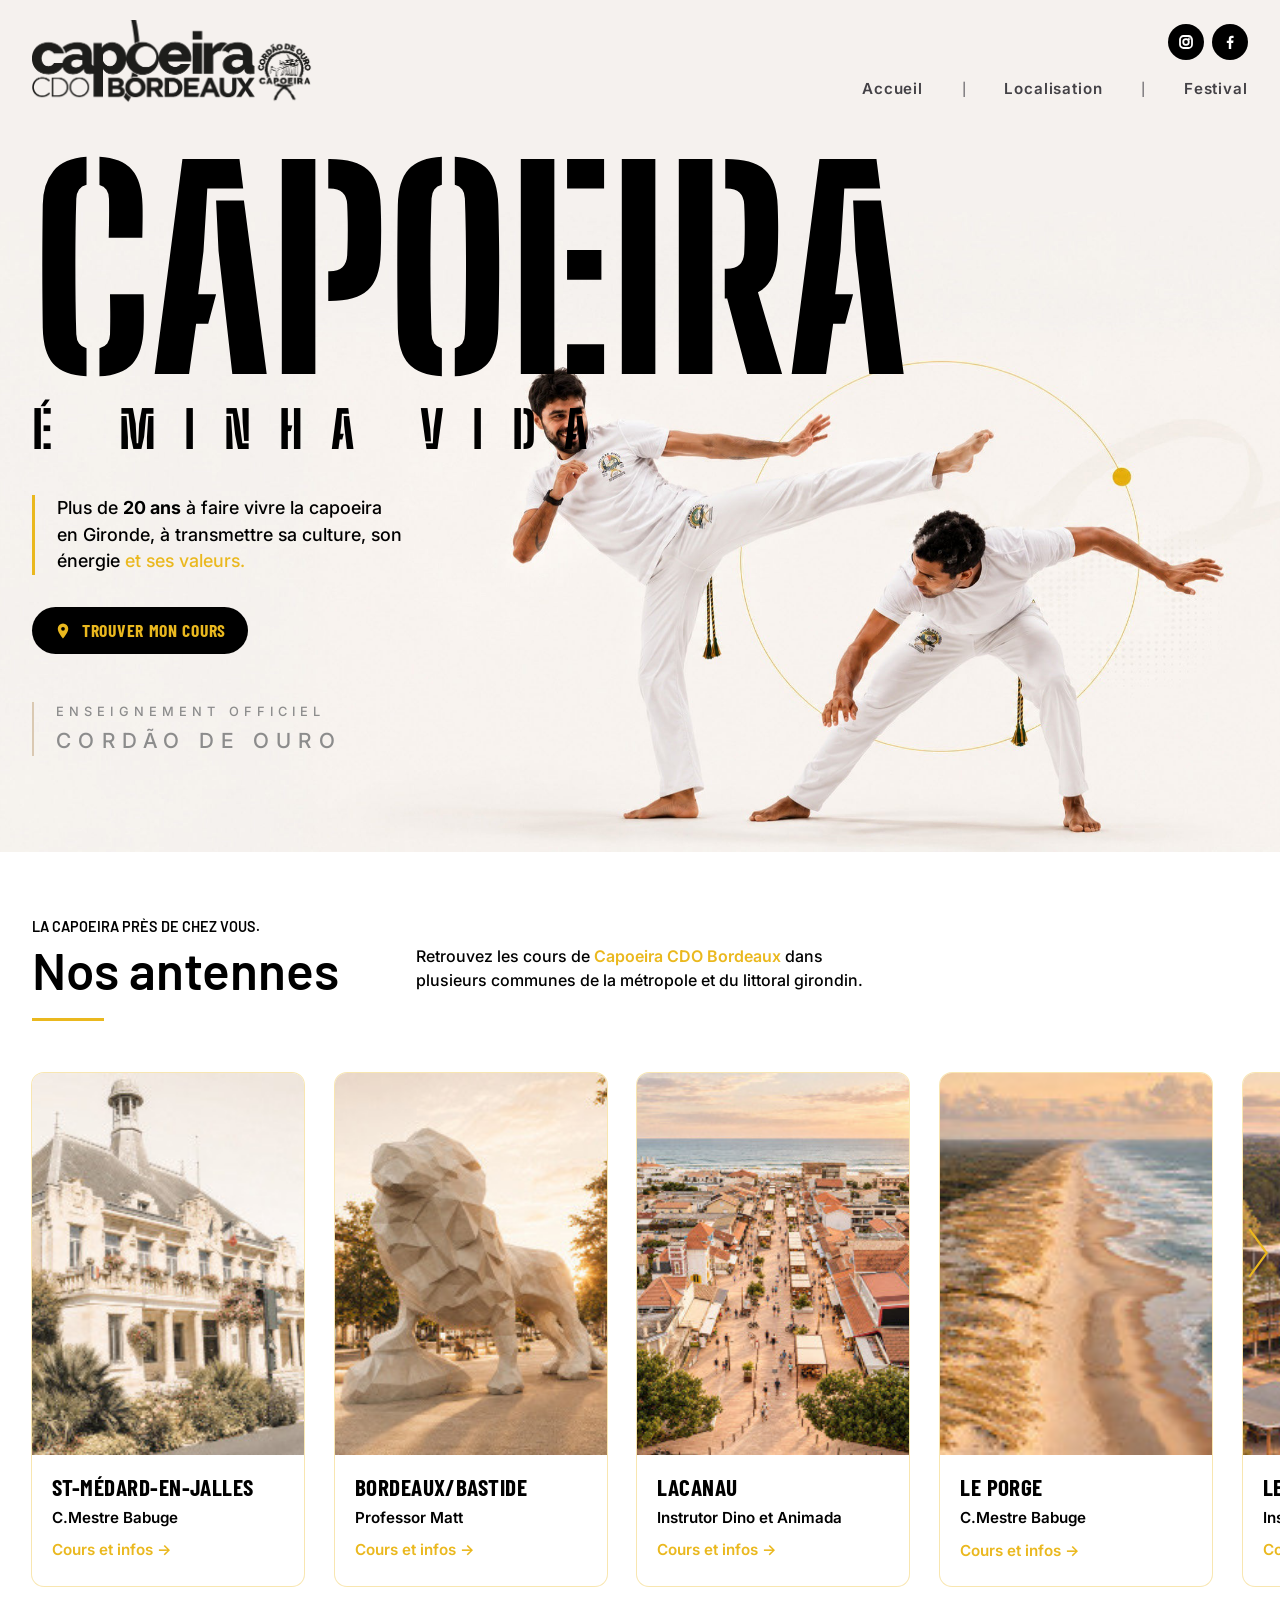
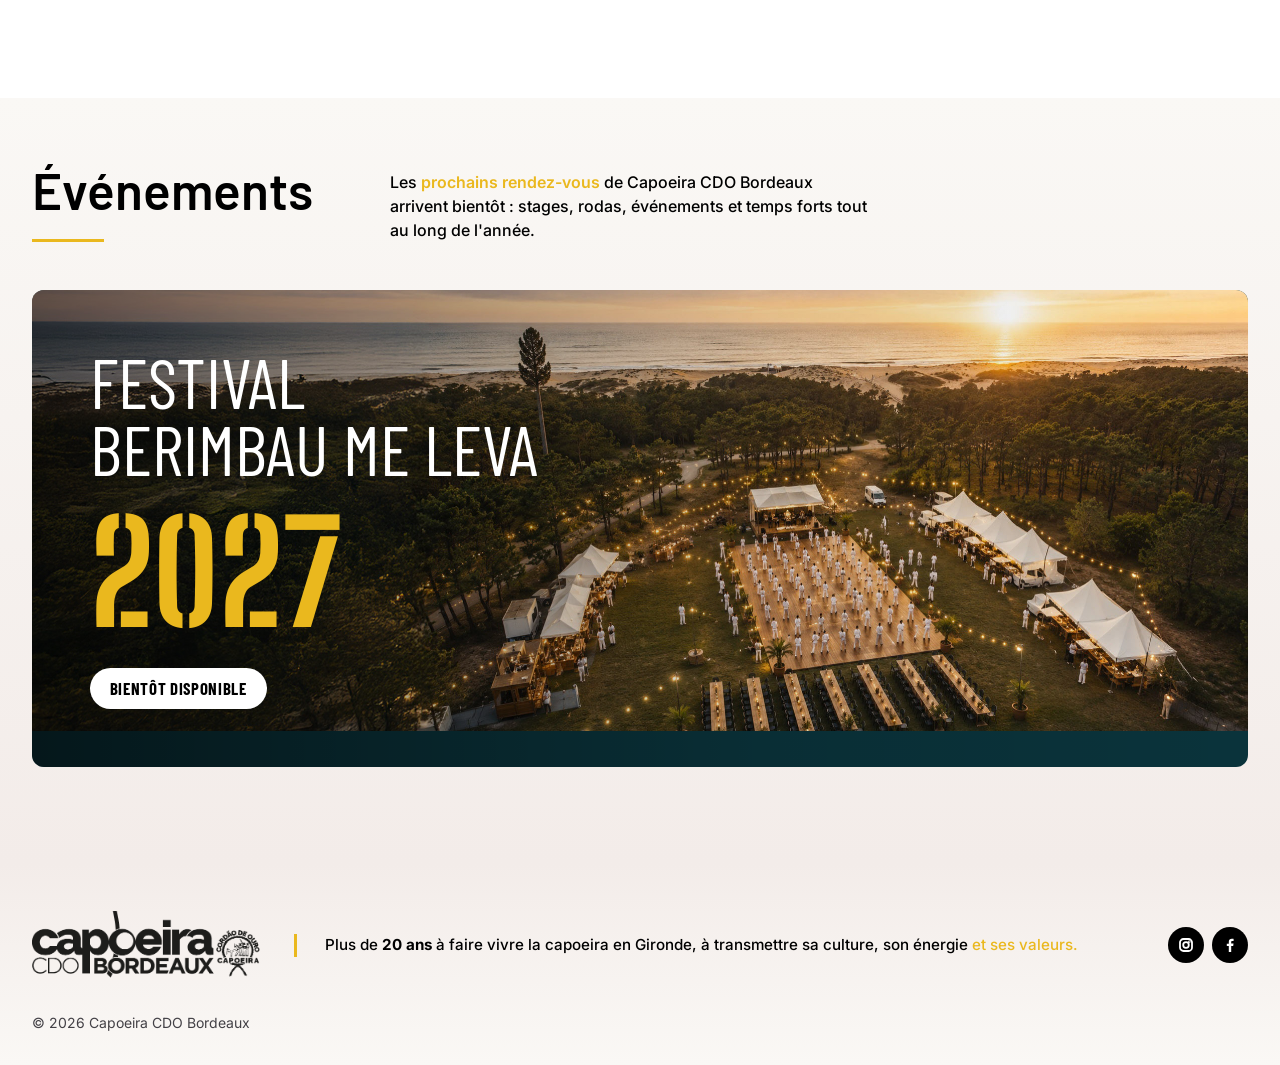
<file: index.html>
<!doctype html>
<html lang="fr">
  <head>
    <meta charset="UTF-8" />
    <meta name="viewport" content="width=device-width, initial-scale=1.0" />
    <title>Capoeira CDO Bordeaux – Cours de capoeira en Gironde</title>
    <meta
      name="description"
      content="Plus de 20 ans à faire vivre la capoeira en Gironde. Cours enfants et adultes à Saint-Médard-en-Jalles, Bordeaux Bastide, Lacanau, Le Porge, Le Pian Médoc et Lormont."
    />
    <link
      rel="icon"
      type="image/png"
      href="public/logo-capoeira-CDO-bordeaux-black.png"
    />

    <link rel="preconnect" href="https://fonts.googleapis.com" />
    <link rel="preconnect" href="https://fonts.gstatic.com" crossorigin />
    <link
      href="https://fonts.googleapis.com/css2?family=Barlow+Condensed:wght@400;700&family=Barlow:wght@500;600&family=Big+Shoulders+Stencil:wght@700&family=Inter:wght@400;500;600;700&display=swap"
      rel="stylesheet"
    />
    <link rel="stylesheet" href="src/style.css" />
    <script src="src/main.js" defer></script>
  </head>
  <body>
    <header class="site-header" id="accueil">
      <div class="container site-header__inner">
        <a
          href="#accueil"
          class="site-header__logo"
          aria-label="Capoeira CDO Bordeaux – accueil"
        >
          <img
            src="public/logo-capoeira-CDO-bordeaux-black.png"
            alt="Capoeira CDO Bordeaux"
            width="286"
            height="87"
          />
        </a>

        <div class="site-header__right">
          <ul class="socials" aria-label="Réseaux sociaux">
            <li>
              <a
                href="https://www.instagram.com/capoeiracdobordeaux/"
                target="_blank"
                rel="noopener"
                aria-label="Instagram"
              >
                <svg viewBox="0 0 24 24" aria-hidden="true">
                  <rect x="6" y="6" width="12" height="12" rx="3.5" />
                  <circle cx="12" cy="12" r="2.8" />
                  <circle cx="15.3" cy="8.7" r=".4" />
                </svg>
              </a>
            </li>
            <li>
              <a
                href="https://www.facebook.com/capoeiraCDObordeaux/directory_contact_info"
                target="_blank"
                rel="noopener"
                aria-label="Facebook"
              >
                <svg viewBox="0 0 24 24" aria-hidden="true">
                  <path
                    class="fill"
                    d="M13.2 19v-6h2l.3-2.4h-2.3V9.2c0-.7.2-1.2 1.2-1.2h1.2V5.9c-.2 0-1-.1-1.8-.1-1.8 0-3 1.1-3 3.1v1.8h-2V13h2v6h2.4z"
                  />
                </svg>
              </a>
            </li>
          </ul>

          <nav class="main-nav" aria-label="Navigation principale">
            <ul>
              <li><a href="#accueil">Accueil</a></li>
              <li><a href="#antennes">Localisation</a></li>
              <li><a href="#evenements">Festival</a></li>
            </ul>
          </nav>
        </div>
      </div>
    </header>

    <main>
      <section class="hero" aria-labelledby="hero-title">
        <div class="container hero__inner">
          <div class="hero__content">
            <h1 id="hero-title" class="hero__title">
              Capoeira
              <span class="hero__tagline" lang="pt">É minha vida</span>
            </h1>

            <p class="hero__lead">
              Plus de <strong>20 ans</strong> à faire vivre la capoeira en
              Gironde, à transmettre sa culture, son énergie
              <span class="text-gold">et ses valeurs.</span>
            </p>

            <a href="#antennes" class="btn btn--dark">
              <svg viewBox="0 0 24 24" aria-hidden="true">
                <path
                  d="M12 2a7 7 0 0 0-7 7c0 5.2 7 13 7 13s7-7.8 7-13a7 7 0 0 0-7-7zm0 9.5A2.5 2.5 0 1 1 12 6.5a2.5 2.5 0 0 1 0 5z"
                />
              </svg>
              Trouver mon cours
            </a>

            <p class="hero__affiliation">
              <span>Enseignement officiel</span>
              <span lang="pt">Cordão de Ouro</span>
            </p>
          </div>

          <img
            class="hero__image"
            src="public/images/hero-capoeiristes.jpg"
            alt="Deux capoeiristes en tenue blanche en plein mouvement"
            width="2449"
            height="1064"
          />
        </div>
      </section>

      <section class="antennes" id="antennes" aria-labelledby="antennes-title">
        <div class="container">
          <div class="section-head">
            <div class="section-head__titles">
              <p class="section-head__eyebrow">
                La capoeira près de chez vous.
              </p>
              <h2 id="antennes-title" class="section-head__title">
                Nos antennes
              </h2>
            </div>
            <p class="section-head__text">
              Retrouvez les cours de
              <span class="text-gold">Capoeira CDO Bordeaux</span> dans
              plusieurs communes de la métropole et du littoral girondin.
            </p>
          </div>
        </div>

        <div class="carousel">
          <button
            class="carousel__arrow carousel__arrow--prev"
            type="button"
            aria-label="Antennes précédentes"
            data-dir="-1"
          >
            <svg viewBox="0 0 24 48" aria-hidden="true">
              <path d="M20 2 4 24l16 22" />
            </svg>
          </button>
          <ul class="carousel__track" id="antennes-list">
            <li class="card" id="antenne-saint-medard">
              <div class="card__media">
                <img
                  src="public/images/antenne-saint-medard.jpg"
                  alt=""
                  loading="lazy"
                />
              </div>
              <div class="card__body">
                <h3 class="card__title">St-Médard-en-Jalles</h3>
                <p class="card__teacher">C.Mestre Babuge</p>
                <button
                  class="card__toggle"
                  type="button"
                  aria-expanded="false"
                  aria-controls="antenne-saint-medard-details"
                >
                  <span class="card__toggle-label">Cours et infos</span>
                  <span aria-hidden="true" class="card__toggle-arrow">→</span>
                </button>
                <div
                  class="card__details"
                  id="antenne-saint-medard-details"
                  hidden
                >
                  <div class="schedule">
                    <div class="schedule__col">
                      <h4 class="schedule__title">Enfants</h4>
                      <div class="schedule__group">
                        <p class="schedule__age">4-6 ans</p>
                        <ul class="schedule__sessions">
                          <li>
                            <span class="schedule__when"
                              >Mercredi · 16h45-17h30</span
                            >
                            <span class="schedule__where"
                              >Salle Louise Michelle</span
                            >
                          </li>
                        </ul>
                      </div>
                      <div class="schedule__group">
                        <p class="schedule__age">7-9 ans</p>
                        <ul class="schedule__sessions">
                          <li>
                            <span class="schedule__when"
                              >Mercredi · 17h30-18h30</span
                            >
                            <span class="schedule__where"
                              >Salle Louise Michelle</span
                            >
                          </li>
                        </ul>
                      </div>
                      <div class="schedule__group">
                        <p class="schedule__age">10-12 ans</p>
                        <ul class="schedule__sessions">
                          <li>
                            <span class="schedule__when"
                              >Mercredi · 18h30-19h30</span
                            >
                            <span class="schedule__where"
                              >Salle Louise Michelle</span
                            >
                          </li>
                        </ul>
                      </div>
                      <div class="schedule__group">
                        <p class="schedule__age">7-12 ans</p>
                        <ul class="schedule__sessions">
                          <li>
                            <span class="schedule__when"
                              >Samedi · 10h-11h30</span
                            >
                            <span class="schedule__where"
                              >Salle Léo Lagrange</span
                            >
                          </li>
                        </ul>
                      </div>
                    </div>
                    <div class="schedule__col">
                      <h4 class="schedule__title">Adultes</h4>
                      <div class="schedule__group">
                        <ul class="schedule__sessions">
                          <li>
                            <span class="schedule__when"
                              >Lundi, Mercredi · 19h30-21h</span
                            >
                            <span class="schedule__where"
                              >Salle Louise Michelle</span
                            >
                          </li>
                          <li>
                            <span class="schedule__when"
                              >Samedi · 11h30-13h</span
                            >
                            <span class="schedule__where"
                              >Salle Léo Lagrange</span
                            >
                          </li>
                        </ul>
                      </div>
                    </div>
                  </div>
                  <a class="card__phone" href="tel:0783510643">
                    <svg viewBox="0 0 24 24" aria-hidden="true">
                      <path
                        d="M6.6 10.8a15.1 15.1 0 0 0 6.6 6.6l2.2-2.2a1 1 0 0 1 1-.25 11.4 11.4 0 0 0 3.6.57 1 1 0 0 1 1 1V20a1 1 0 0 1-1 1A17 17 0 0 1 3 4a1 1 0 0 1 1-1h3.5a1 1 0 0 1 1 1c0 1.25.2 2.45.57 3.57a1 1 0 0 1-.25 1z"
                      ></path>
                    </svg>
                    07 83 51 06 43
                  </a>
                </div>
              </div>
            </li>
            <li class="card" id="antenne-bordeaux-bastide">
              <div class="card__media">
                <img
                  src="public/images/antenne-bordeaux-bastide.jpg"
                  alt=""
                  loading="lazy"
                />
              </div>
              <div class="card__body">
                <h3 class="card__title">Bordeaux/Bastide</h3>
                <p class="card__teacher">Professor Matt</p>
                <button
                  class="card__toggle"
                  type="button"
                  aria-expanded="false"
                  aria-controls="antenne-bordeaux-bastide-details"
                >
                  <span class="card__toggle-label">Cours et infos</span>
                  <span aria-hidden="true" class="card__toggle-arrow">→</span>
                </button>
                <div
                  class="card__details"
                  id="antenne-bordeaux-bastide-details"
                  hidden
                >
                  <div class="schedule">
                    <div class="schedule__col">
                      <h4 class="schedule__title">Enfants</h4>
                      <div class="schedule__group">
                        <p class="schedule__age">4-6 ans</p>
                        <ul class="schedule__sessions">
                          <li>
                            <span class="schedule__when"
                              >Lundi · 17h-17h45</span
                            >
                            <span class="schedule__where"
                              >Le Gymnase rue Jean Sabarots</span
                            >
                          </li>
                        </ul>
                      </div>
                      <div class="schedule__group">
                        <p class="schedule__age">7-10 ans</p>
                        <ul class="schedule__sessions">
                          <li>
                            <span class="schedule__when"
                              >Lundi · 18h-18h45</span
                            >
                            <span class="schedule__where"
                              >Le Gymnase rue Jean Sabarots</span
                            >
                          </li>
                        </ul>
                      </div>
                    </div>
                    <div class="schedule__col">
                      <h4 class="schedule__title">Adultes</h4>
                      <div class="schedule__group">
                        <ul class="schedule__sessions">
                          <li>
                            <span class="schedule__when"
                              >Mardi · 19h30-21h</span
                            >
                            <span class="schedule__where"
                              >Centre d'animation Bastide Queyries</span
                            >
                          </li>
                          <li>
                            <span class="schedule__when"
                              >Jeudi · 20h-21h30</span
                            >
                            <span class="schedule__where"
                              >Centre d'animation Bastide Queyries</span
                            >
                          </li>
                        </ul>
                      </div>
                    </div>
                  </div>
                  <a class="card__phone" href="tel:0645079662">
                    <svg viewBox="0 0 24 24" aria-hidden="true">
                      <path
                        d="M6.6 10.8a15.1 15.1 0 0 0 6.6 6.6l2.2-2.2a1 1 0 0 1 1-.25 11.4 11.4 0 0 0 3.6.57 1 1 0 0 1 1 1V20a1 1 0 0 1-1 1A17 17 0 0 1 3 4a1 1 0 0 1 1-1h3.5a1 1 0 0 1 1 1c0 1.25.2 2.45.57 3.57a1 1 0 0 1-.25 1z"
                      ></path>
                    </svg>
                    06 45 07 96 62
                  </a>
                </div>
              </div>
            </li>
            <li class="card" id="antenne-lacanau">
              <div class="card__media">
                <img
                  src="public/images/antenne-lacanau.jpg"
                  alt=""
                  loading="lazy"
                />
              </div>
              <div class="card__body">
                <h3 class="card__title">Lacanau</h3>
                <p class="card__teacher">Instrutor Dino et Animada</p>
                <button
                  class="card__toggle"
                  type="button"
                  aria-expanded="false"
                  aria-controls="antenne-lacanau-details"
                >
                  <span class="card__toggle-label">Cours et infos</span>
                  <span aria-hidden="true" class="card__toggle-arrow">→</span>
                </button>
                <div class="card__details" id="antenne-lacanau-details" hidden>
                  <div class="schedule">
                    <div class="schedule__col">
                      <h4 class="schedule__title">Enfants</h4>
                      <div class="schedule__group">
                        <p class="schedule__age">4-6 ans</p>
                        <ul class="schedule__sessions">
                          <li>
                            <span class="schedule__when"
                              >Jeudi · 17h30-18h15</span
                            >
                            <span class="schedule__where">Dojo du COSEC</span>
                          </li>
                        </ul>
                      </div>
                      <div class="schedule__group">
                        <p class="schedule__age">7-12 ans</p>
                        <ul class="schedule__sessions">
                          <li>
                            <span class="schedule__when"
                              >Jeudi · 18h15-19h30</span
                            >
                            <span class="schedule__where">Dojo du COSEC</span>
                          </li>
                        </ul>
                      </div>
                    </div>
                    <div class="schedule__col">
                      <h4 class="schedule__title">Adultes</h4>
                      <div class="schedule__group">
                        <ul class="schedule__sessions">
                          <li>
                            <span class="schedule__when"
                              >Jeudi · 19h30-21h</span
                            >
                            <span class="schedule__where">Dojo du COSEC</span>
                          </li>
                        </ul>
                      </div>
                    </div>
                  </div>
                  <a class="card__phone" href="tel:0687047724">
                    <svg viewBox="0 0 24 24" aria-hidden="true">
                      <path
                        d="M6.6 10.8a15.1 15.1 0 0 0 6.6 6.6l2.2-2.2a1 1 0 0 1 1-.25 11.4 11.4 0 0 0 3.6.57 1 1 0 0 1 1 1V20a1 1 0 0 1-1 1A17 17 0 0 1 3 4a1 1 0 0 1 1-1h3.5a1 1 0 0 1 1 1c0 1.25.2 2.45.57 3.57a1 1 0 0 1-.25 1z"
                      ></path>
                    </svg>
                    06 87 04 77 24
                  </a>
                </div>
              </div>
            </li>
            <li class="card" id="antenne-le-porge">
              <div class="card__media">
                <img
                  src="public/images/antenne-le-porge.jpg"
                  alt=""
                  loading="lazy"
                />
              </div>
              <div class="card__body">
                <h3 class="card__title">Le Porge</h3>
                <p class="card__teacher">C.Mestre Babuge</p>
                <button
                  class="card__toggle"
                  type="button"
                  aria-expanded="false"
                  aria-controls="antenne-le-porge-details"
                >
                  <span class="card__toggle-label">Cours et infos</span>
                  <span aria-hidden="true" class="card__toggle-arrow">→</span>
                </button>
                <div class="card__details" id="antenne-le-porge-details" hidden>
                  <div class="schedule">
                    <div class="schedule__col">
                      <h4 class="schedule__title">Enfants</h4>
                      <div class="schedule__group">
                        <p class="schedule__age">4-6 ans</p>
                        <ul class="schedule__sessions">
                          <li>
                            <span class="schedule__when"
                              >Mardi · 17h45-18h30</span
                            >
                            <span class="schedule__where">Dojo</span>
                          </li>
                        </ul>
                      </div>
                      <div class="schedule__group">
                        <p class="schedule__age">7-12 ans</p>
                        <ul class="schedule__sessions">
                          <li>
                            <span class="schedule__when"
                              >Mardi · 18h45-19h30</span
                            >
                            <span class="schedule__where">Dojo</span>
                          </li>
                        </ul>
                      </div>
                    </div>
                    <div class="schedule__col">
                      <h4 class="schedule__title">Adultes</h4>
                      <div class="schedule__group">
                        <p class="schedule__age">Ados et adultes</p>
                        <ul class="schedule__sessions">
                          <li>
                            <span class="schedule__when"
                              >Mardi · 19h30-21h</span
                            >
                            <span class="schedule__where">Dojo</span>
                          </li>
                        </ul>
                      </div>
                    </div>
                  </div>
                  <a class="card__phone" href="tel:0783510643">
                    <svg viewBox="0 0 24 24" aria-hidden="true">
                      <path
                        d="M6.6 10.8a15.1 15.1 0 0 0 6.6 6.6l2.2-2.2a1 1 0 0 1 1-.25 11.4 11.4 0 0 0 3.6.57 1 1 0 0 1 1 1V20a1 1 0 0 1-1 1A17 17 0 0 1 3 4a1 1 0 0 1 1-1h3.5a1 1 0 0 1 1 1c0 1.25.2 2.45.57 3.57a1 1 0 0 1-.25 1z"
                      ></path>
                    </svg>
                    07 83 51 06 43
                  </a>
                </div>
              </div>
            </li>
            <li class="card" id="antenne-le-pian-medoc">
              <div class="card__media">
                <img
                  src="public/images/antenne-le-pian-medoc.jpg"
                  alt=""
                  loading="lazy"
                />
              </div>
              <div class="card__body">
                <h3 class="card__title">Le Pian Médoc</h3>
                <p class="card__teacher">Instrutor Coco</p>
                <button
                  class="card__toggle"
                  type="button"
                  aria-expanded="false"
                  aria-controls="antenne-le-pian-medoc-details"
                >
                  <span class="card__toggle-label">Cours et infos</span>
                  <span aria-hidden="true" class="card__toggle-arrow">→</span>
                </button>
                <div
                  class="card__details"
                  id="antenne-le-pian-medoc-details"
                  hidden
                >
                  <div class="schedule">
                    <div class="schedule__col">
                      <h4 class="schedule__title">Enfants</h4>
                      <div class="schedule__group">
                        <p class="schedule__age">7-12 ans</p>
                        <ul class="schedule__sessions">
                          <li>
                            <span class="schedule__when"
                              >Mardi, Jeudi · 18h-19h</span
                            >
                          </li>
                        </ul>
                      </div>
                    </div>
                    <div class="schedule__col">
                      <h4 class="schedule__title">Adultes</h4>
                      <div class="schedule__group">
                        <ul class="schedule__sessions">
                          <li>
                            <span class="schedule__when"
                              >Mardi, Jeudi · 19h-20h30</span
                            >
                          </li>
                        </ul>
                      </div>
                    </div>
                  </div>
                  <a class="card__phone" href="tel:0659308200">
                    <svg viewBox="0 0 24 24" aria-hidden="true">
                      <path
                        d="M6.6 10.8a15.1 15.1 0 0 0 6.6 6.6l2.2-2.2a1 1 0 0 1 1-.25 11.4 11.4 0 0 0 3.6.57 1 1 0 0 1 1 1V20a1 1 0 0 1-1 1A17 17 0 0 1 3 4a1 1 0 0 1 1-1h3.5a1 1 0 0 1 1 1c0 1.25.2 2.45.57 3.57a1 1 0 0 1-.25 1z"
                      ></path>
                    </svg>
                    06 59 30 82 00
                  </a>
                </div>
              </div>
            </li>
            <li class="card" id="antenne-lormont">
              <div class="card__media">
                <img src="public/images/antenne-lormont.jpg" alt="" loading="lazy" />
              </div>
              <div class="card__body">
                <h3 class="card__title">Lormont</h3>
                <p class="card__teacher">C.Mestre Babuge</p>
                <button
                  class="card__toggle"
                  type="button"
                  aria-expanded="false"
                  aria-controls="antenne-lormont-details"
                >
                  <span class="card__toggle-label">Cours et infos</span>
                  <span aria-hidden="true" class="card__toggle-arrow">→</span>
                </button>
                <div class="card__details" id="antenne-lormont-details" hidden>
                  <div class="schedule">
                    <div class="schedule__col">
                      <h4 class="schedule__title">Enfants</h4>
                      <div class="schedule__group">
                        <p class="schedule__age">4-6 ans</p>
                        <ul class="schedule__sessions">
                          <li>
                            <span class="schedule__when"
                              >Lundi · 17h45-18h30</span
                            >
                            <span class="schedule__where">Salle LESCALLE</span>
                          </li>
                        </ul>
                      </div>
                      <div class="schedule__group">
                        <p class="schedule__age">7-12 ans</p>
                        <ul class="schedule__sessions">
                          <li>
                            <span class="schedule__when"
                              >Lundi · 18h45-19h30</span
                            >
                            <span class="schedule__where">Salle LESCALLE</span>
                          </li>
                        </ul>
                      </div>
                    </div>
                    <div class="schedule__col">
                      <h4 class="schedule__title">Adultes</h4>
                      <div class="schedule__group">
                        <ul class="schedule__sessions">
                          <li>
                            <span class="schedule__when"
                              >Lundi · 19h30-21h</span
                            >
                            <span class="schedule__where">Salle LESCALLE</span>
                          </li>
                        </ul>
                      </div>
                    </div>
                  </div>
                  <a class="card__phone" href="tel:0783510643">
                    <svg viewBox="0 0 24 24" aria-hidden="true">
                      <path
                        d="M6.6 10.8a15.1 15.1 0 0 0 6.6 6.6l2.2-2.2a1 1 0 0 1 1-.25 11.4 11.4 0 0 0 3.6.57 1 1 0 0 1 1 1V20a1 1 0 0 1-1 1A17 17 0 0 1 3 4a1 1 0 0 1 1-1h3.5a1 1 0 0 1 1 1c0 1.25.2 2.45.57 3.57a1 1 0 0 1-.25 1z"
                      ></path>
                    </svg>
                    07 83 51 06 43
                  </a>
                </div>
              </div>
            </li>
          </ul>
          <button
            class="carousel__arrow carousel__arrow--next"
            type="button"
            aria-label="Antennes suivantes"
            data-dir="1"
          >
            <svg viewBox="0 0 24 48" aria-hidden="true">
              <path d="m4 2 16 22L4 46" />
            </svg>
          </button>
        </div>
      </section>
      <section class="evenements" id="evenements" aria-labelledby="evenements-title">
        <div class="container">
          <div class="section-head">
            <div class="section-head__titles">
              <h2 id="evenements-title" class="section-head__title">Événements</h2>
            </div>
            <p class="section-head__text">
              Les <span class="text-gold">prochains rendez-vous</span> de Capoeira CDO Bordeaux arrivent bientôt :
              stages, rodas, événements et temps forts tout au long de l'année.
            </p>
          </div>

          <article class="festival" aria-labelledby="festival-title">
            <img
              class="festival__image"
              src="public/images/festival-berimbau-me-leva.jpg"
              alt="Vue aérienne du festival au coucher du soleil, entre la forêt de pins et l'océan"
              width="2425"
              height="879"
              loading="lazy"
            />
            <div class="festival__content">
              <h3 id="festival-title" class="festival__title">
                <span class="festival__kicker">Festival</span>
                <span lang="pt">Berimbau me leva</span>
                <span class="festival__year">2027</span>
              </h3>
              <p class="festival__soon">Bientôt disponible</p>
            </div>
          </article>
        </div>
      </section>
    </main>

    <footer class="site-footer">
      <div class="container">
        <div class="site-footer__top">
          <img
            src="public/logo-capoeira-CDO-bordeaux-black.png"
            alt="Capoeira CDO Bordeaux"
            width="286"
            height="87"
            loading="lazy"
          />
          <p class="site-footer__text">
            Plus de <strong>20 ans</strong> à faire vivre la capoeira en
            Gironde, à transmettre sa culture, son énergie
            <span class="text-gold">et ses valeurs.</span>
          </p>
          <ul class="socials" aria-label="Réseaux sociaux">
            <li>
              <a
                href="https://www.instagram.com/capoeiracdobordeaux/"
                target="_blank"
                rel="noopener"
                aria-label="Instagram"
              >
                <svg viewBox="0 0 24 24" aria-hidden="true">
                  <rect x="6" y="6" width="12" height="12" rx="3.5" />
                  <circle cx="12" cy="12" r="2.8" />
                  <circle cx="15.3" cy="8.7" r=".4" />
                </svg>
              </a>
            </li>
            <li>
              <a
                href="https://www.facebook.com/capoeiraCDObordeaux/directory_contact_info"
                target="_blank"
                rel="noopener"
                aria-label="Facebook"
              >
                <svg viewBox="0 0 24 24" aria-hidden="true">
                  <path
                    class="fill"
                    d="M13.2 19v-6h2l.3-2.4h-2.3V9.2c0-.7.2-1.2 1.2-1.2h1.2V5.9c-.2 0-1-.1-1.8-.1-1.8 0-3 1.1-3 3.1v1.8h-2V13h2v6h2.4z"
                  />
                </svg>
              </a>
            </li>
          </ul>
        </div>
        <p class="site-footer__copy">
          © <span id="year">2026</span> Capoeira CDO Bordeaux
        </p>
      </div>
    </footer>
  </body>
</html>
</file>
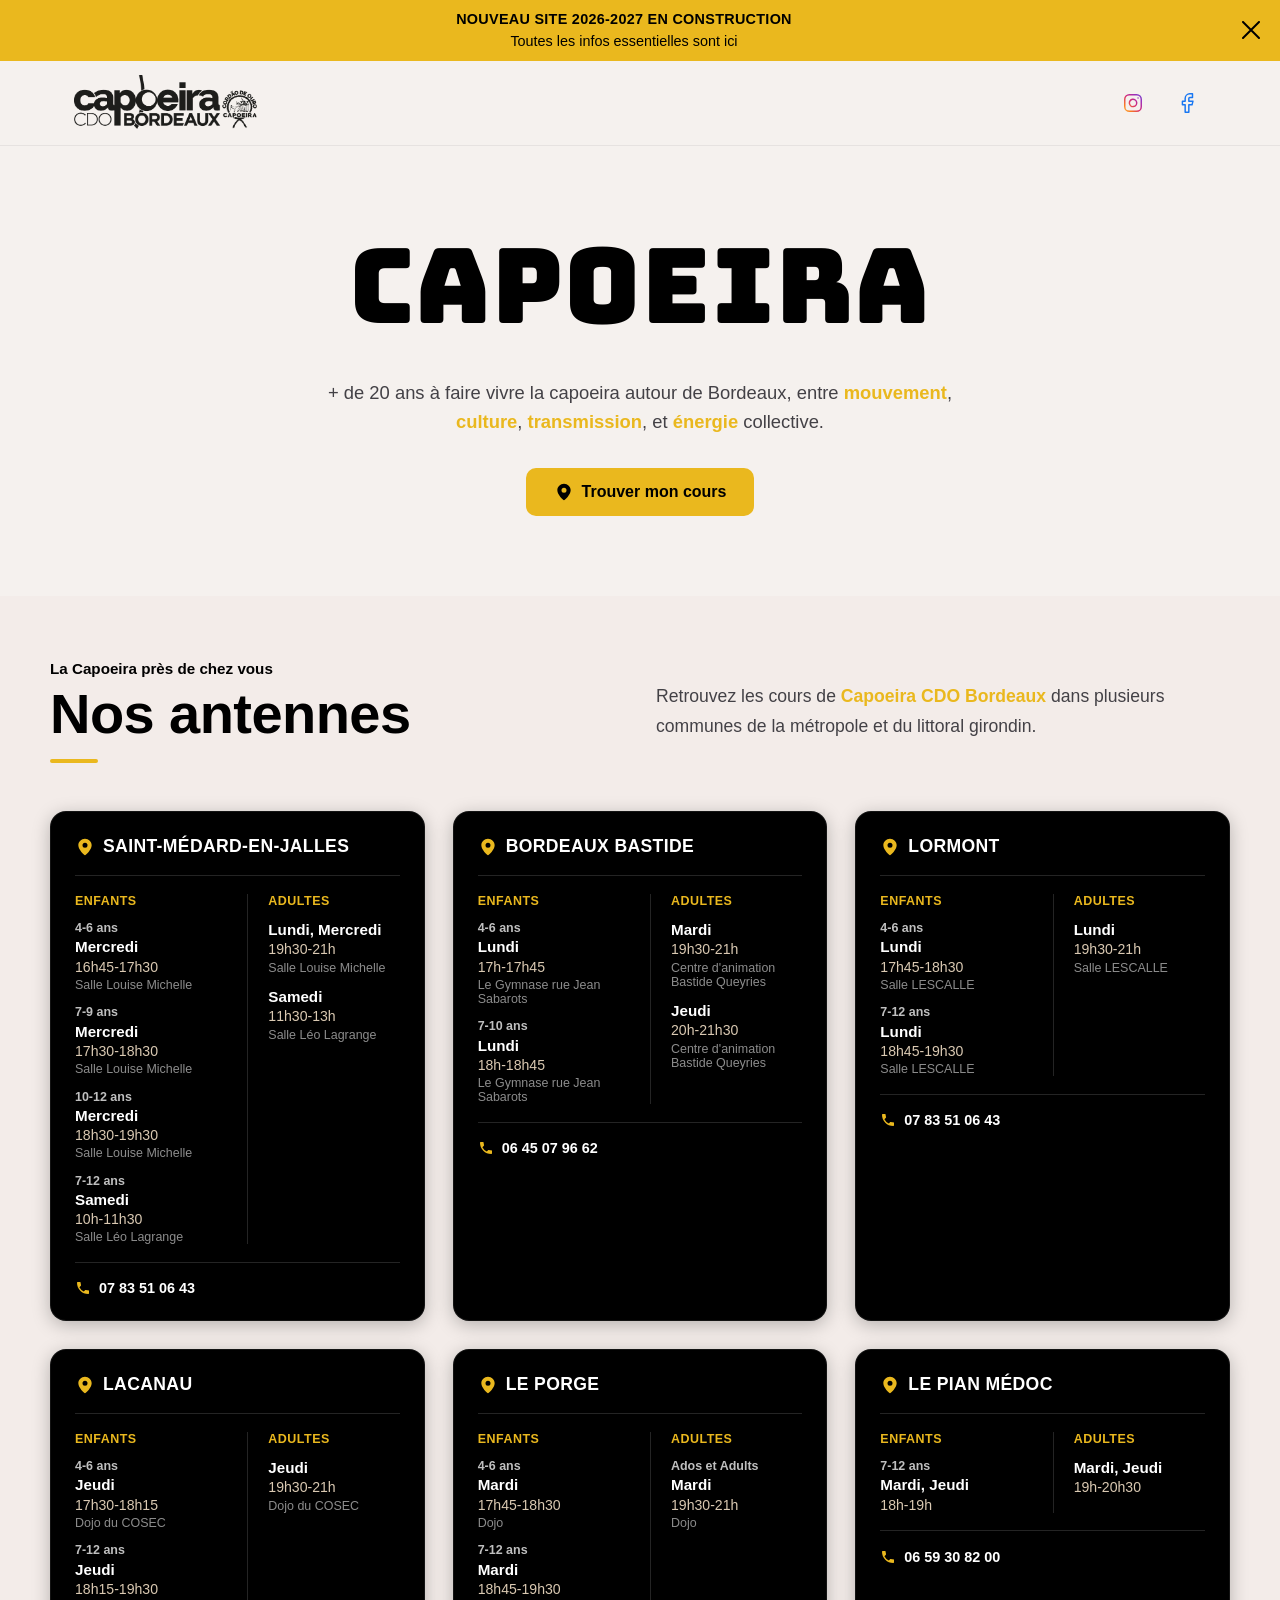
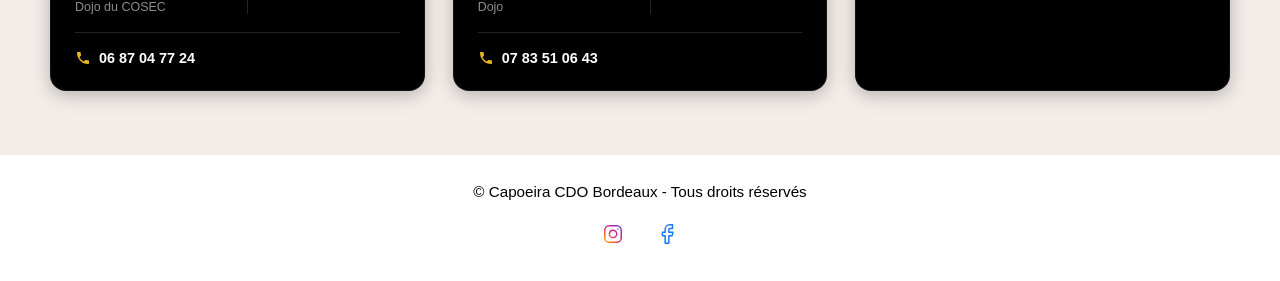
<file: legacy/index.html>
<!doctype html>
<html lang="fr">
  <head>
    <meta charset="UTF-8" />
    <meta name="viewport" content="width=device-width, initial-scale=1.0" />
    <title>Capoeira CDO Bordeaux</title>
    <link rel="preconnect" href="https://fonts.googleapis.com" />
    <link rel="preconnect" href="https://fonts.gstatic.com" crossorigin />
    <link
      href="https://fonts.googleapis.com/css2?family=Bungee&display=swap"
      rel="stylesheet"
    />
    <link rel="stylesheet" href="src/style.css" />
  </head>
  <body>
    <div class="banner" id="banner">
      <p class="banner__text">
        <strong>Nouveau site 2026-2027 en construction</strong>
        <span>Toutes les infos essentielles sont ici</span>
      </p>
      <button class="banner__close" id="bannerClose" aria-label="Fermer la bannière">
        <svg width="18" height="18" viewBox="0 0 18 18" fill="none" xmlns="http://www.w3.org/2000/svg">
          <path d="M1 1L17 17M17 1L1 17" stroke="#000000" stroke-width="2" stroke-linecap="round" />
        </svg>
      </button>
    </div>

    <header class="header">
      <div class="header__inner">
        <a href="#top" class="header__logo">
          <img src="public/logo-capoeira-CDO-bordeaux-black.png" alt="Logo Capoeira CDO Bordeaux" />
        </a>

        <div class="header__social">
          <a
            href="https://www.instagram.com/capoeiracdobordeaux/"
            class="header__social-link"
            target="_blank"
            rel="noopener noreferrer"
            aria-label="Instagram Capoeira CDO Bordeaux"
          >
            <img src="public/instagram.svg" alt="" />
          </a>
          <a
            href="https://www.facebook.com/capoeiraCDObordeaux/directory_contact_info"
            class="header__social-link"
            target="_blank"
            rel="noopener noreferrer"
            aria-label="Facebook Capoeira CDO Bordeaux"
          >
            <img src="public/facebook.svg" alt="" />
          </a>
        </div>
      </div>
    </header>

    <main>
      <section class="hero" id="top">
        <h1 class="hero__title">Capoeira</h1>
        <p class="hero__subtitle">
          + de 20 ans à faire vivre la capoeira autour de Bordeaux, entre
          <span class="hero__highlight">mouvement</span>,
          <span class="hero__highlight">culture</span>,
          <span class="hero__highlight">transmission</span>, et
          <span class="hero__highlight">énergie</span> collective.
        </p>
        <a href="#antennes" class="hero__cta">
          <svg viewBox="0 0 24 24" fill="#000000" xmlns="http://www.w3.org/2000/svg">
            <path d="M12 2C7.58 2 4 5.58 4 10c0 5.25 7 12 8 12s8-6.75 8-12c0-4.42-3.58-8-8-8zm0 11a3 3 0 1 1 0-6 3 3 0 0 1 0 6z" />
          </svg>
          Trouver mon cours
        </a>
      </section>

      <section class="antennes" id="antennes">
        <div class="antennes__intro">
          <div class="antennes__intro-left">
            <p class="antennes__eyebrow">La Capoeira près de chez vous</p>
            <h2 class="antennes__title">Nos antennes</h2>
            <span class="antennes__accent"></span>
          </div>
          <div class="antennes__intro-right">
            <p class="antennes__description">
              Retrouvez les cours de
              <strong class="antennes__brand">Capoeira CDO Bordeaux</strong>
              dans plusieurs communes de la métropole et du littoral girondin.
            </p>
          </div>
        </div>
        <div class="antennes__grid" id="antennesGrid"></div>
      </section>
    </main>

    <footer class="footer" id="footer">
      <div class="footer__inner">
        <p>&copy; Capoeira CDO Bordeaux - Tous droits réservés</p>
        <div class="footer__social">
          <a
            href="https://www.instagram.com/capoeiracdobordeaux/"
            class="footer__social-link"
            target="_blank"
            rel="noopener noreferrer"
            aria-label="Instagram Capoeira CDO Bordeaux"
          >
            <img src="public/instagram.svg" alt="" />
          </a>
          <a
            href="https://www.facebook.com/capoeiraCDObordeaux/directory_contact_info"
            class="footer__social-link"
            target="_blank"
            rel="noopener noreferrer"
            aria-label="Facebook Capoeira CDO Bordeaux"
          >
            <img src="public/facebook.svg" alt="" />
          </a>
        </div>
      </div>
    </footer>

    <script src="src/main.js"></script>
  </body>
</html>
</file>
<file: src/style.css>
:root {
  --gold: #eab81e;
  --cream: #f5f1ee;
  --cream-2: #f3ece9;
  --charcoal: #434146;
  --stone: #8c8c8c;
  --orange: #f39433;
  --teal: #0a333b;
  --sand: #dac9b2;
  --lilac: #eddef4;
  --black: #000;
  --white: #fff;

  --font-stencil: 'Big Shoulders Stencil', 'Barlow Condensed', sans-serif;
  --font-condensed: 'Barlow Condensed', 'Arial Narrow', sans-serif;
  --font-display: 'Barlow', system-ui, sans-serif;
  --font-body: 'Inter', system-ui, sans-serif;

  --container: 1352px;
  --gutter: 16px;
  --edge: max(var(--gutter), (100vw - var(--container)) / 2);
}

@media (min-width: 768px) {
  :root {
    --gutter: 32px;
  }
}

*,
*::before,
*::after {
  box-sizing: border-box;
}

html {
  scroll-behavior: smooth;
  /* keep anchored sections clear of the sticky header (set in main.js) */
  scroll-padding-top: var(--header-height, 0px);
}

@media (prefers-reduced-motion: reduce) {
  html {
    scroll-behavior: auto;
  }
}

body {
  margin: 0;
  font-family: var(--font-body);
  color: var(--black);
  background: var(--cream);
  line-height: 1.5;
  -webkit-font-smoothing: antialiased;
  overflow-x: hidden;
}

img {
  display: block;
  max-width: 100%;
}

a {
  color: inherit;
}

:focus-visible {
  outline: 2px solid var(--gold);
  outline-offset: 3px;
}

.container {
  width: 100%;
  max-width: calc(var(--container) + 2 * var(--gutter));
  margin-inline: auto;
  padding-inline: var(--gutter);
}

.text-gold {
  color: var(--gold);
}

/* ---------- Header ---------- */

.site-header {
  position: sticky;
  top: 0;
  z-index: 10;
  padding-block: 20px;
  background: var(--cream);
}

.site-header__inner {
  display: flex;
  align-items: center;
  justify-content: space-between;
  gap: 16px;
}

.site-header__logo img {
  width: clamp(160px, 22vw, 286px);
  height: auto;
}

.site-header__right {
  display: flex;
  flex-direction: column;
  align-items: flex-end;
  gap: 16px;
}

.main-nav ul {
  display: flex;
  margin: 0;
  padding: 0;
  list-style: none;
}

.main-nav li + li::before {
  content: '|';
  margin-inline: clamp(12px, 3vw, 48px);
  color: var(--charcoal);
  font-size: 0.8em;
}

.main-nav a {
  font-weight: 600;
  font-size: 0.95rem;
  letter-spacing: 0.06em;
  text-decoration: none;
  color: var(--charcoal);
}

.main-nav a:hover {
  color: var(--black);
  text-decoration: underline;
  text-decoration-color: var(--gold);
  text-decoration-thickness: 2px;
  text-underline-offset: 6px;
}

.socials {
  display: flex;
  gap: 8px;
  margin: 0;
  padding: 0;
  list-style: none;
}

.socials a {
  display: grid;
  place-items: center;
  width: 36px;
  height: 36px;
  border-radius: 50%;
  background: var(--black);
  transition: background-color 0.2s;
}

.socials a:hover {
  background: var(--charcoal);
}

.socials svg {
  width: 24px;
  height: 24px;
  fill: none;
  stroke: var(--white);
  stroke-width: 1.8;
}

.socials svg .fill {
  fill: var(--white);
  stroke: none;
}

/* ---------- Hero ---------- */

.hero {
  position: relative;
  overflow: hidden;
}

.hero__inner {
  position: relative;
}

.hero__content {
  position: relative;
  z-index: 1;
  padding-block: 24px 40px;
}

.hero__title {
  margin: 0;
  font-family: var(--font-stencil);
  font-weight: 700;
  font-size: clamp(5rem, 21vw, 17rem);
  line-height: 0.85;
  text-transform: uppercase;
}

.hero__tagline {
  display: block;
  margin-top: 0.35em;
  font-size: clamp(1.75rem, 4vw, 3.75rem);
  line-height: 1;
  letter-spacing: 0.55em;
}

.hero__lead {
  max-width: 34ch;
  margin: 40px 0 32px;
  padding-left: 22px;
  border-left: 3px solid var(--gold);
  font-weight: 500;
  font-size: clamp(1rem, 1.4vw, 1.25rem);
}

.btn {
  display: inline-flex;
  align-items: center;
  gap: 10px;
  padding: 10px 22px;
  border-radius: 999px;
  font-family: var(--font-condensed);
  font-weight: 700;
  font-size: 1.1rem;
  letter-spacing: 0.04em;
  text-transform: uppercase;
  text-decoration: none;
  transition: transform 0.2s, background-color 0.2s;
}

.btn svg {
  width: 18px;
  height: 18px;
  fill: currentColor;
}

.btn--dark {
  background: var(--black);
  color: var(--gold);
}

.btn--dark:hover {
  background: var(--charcoal);
  transform: translateY(-2px);
}

.hero__affiliation {
  display: flex;
  flex-direction: column;
  gap: 4px;
  margin: 48px 0 0;
  padding-left: 22px;
  border-left: 2px solid var(--sand);
  font-weight: 500;
  text-transform: uppercase;
  color: var(--stone);
}

.hero__affiliation span:first-child {
  font-size: 0.8rem;
  letter-spacing: 0.4em;
}

.hero__affiliation span:last-child {
  font-size: 1.3rem;
  letter-spacing: 0.35em;
}

.hero__image {
  width: calc(100% + 2 * var(--gutter));
  max-width: none;
  height: auto;
  aspect-ratio: 1 / 0.9;
  margin-inline: calc(-1 * var(--gutter));
  object-fit: cover;
  object-position: 82% 100%;
}

@media (min-width: 1000px) {
  .hero__content {
    padding-block: 32px 96px;
  }

  .hero__image {
    position: absolute;
    right: calc(-1 * var(--edge) + var(--gutter));
    bottom: 0;
    width: auto;
    height: 88%;
    aspect-ratio: auto;
    margin: 0;
    object-fit: contain;
  }
}

/* ---------- Section heading ---------- */

.antennes {
  padding-block: 64px 96px;
  background: var(--white);
}

.section-head {
  display: flex;
  flex-wrap: wrap;
  align-items: flex-start;
  gap: 16px clamp(24px, 6vw, 80px);
  margin-bottom: 48px;
}

.section-head__titles::after {
  content: '';
  display: block;
  width: 72px;
  height: 3px;
  margin-top: 20px;
  background: var(--gold);
}

.section-head__eyebrow {
  margin: 0 0 4px;
  font-family: var(--font-display);
  font-weight: 600;
  font-size: 0.9rem;
  text-transform: uppercase;
}

.section-head__title {
  margin: 0;
  font-family: var(--font-display);
  font-weight: 600;
  font-size: clamp(2.25rem, 4vw, 3.25rem);
  line-height: 1.1;
}

.section-head__text {
  max-width: 48ch;
  margin: 0;
  padding-top: 28px;
  font-weight: 500;
}

.section-head__text .text-gold {
  font-weight: 600;
}

/* ---------- Carousel ---------- */

.carousel {
  position: relative;
}

.carousel__track {
  display: flex;
  align-items: flex-start;
  gap: clamp(16px, 2.4vw, 38px);
  margin: 0;
  padding: 4px var(--edge) 16px;
  list-style: none;
  overflow-x: auto;
  scroll-snap-type: x mandatory;
  scroll-padding-inline: var(--edge);
  scrollbar-width: none;
}

.carousel__track::-webkit-scrollbar {
  display: none;
}

.carousel__arrow {
  display: none;
}

@media (min-width: 768px) {
  .carousel__arrow {
    position: absolute;
    top: 140px;
    z-index: 1;
    display: grid;
    place-items: center;
    width: 44px;
    height: 88px;
    padding: 0;
    border: 0;
    background: none;
    cursor: pointer;
    transition: opacity 0.2s;
  }

  .carousel__arrow svg {
    width: 26px;
    height: 64px;
    fill: none;
    stroke: var(--gold);
    stroke-width: 2;
  }

  .carousel__arrow:disabled {
    opacity: 0;
    pointer-events: none;
  }

  .carousel__arrow--prev {
    left: max(0px, var(--edge) - 60px);
  }

  .carousel__arrow--next {
    right: max(0px, var(--edge) - 60px);
  }
}

/* ---------- Antenne card ---------- */

.card {
  flex: 0 0 min(78vw, 272px);
  scroll-snap-align: start;
  display: flex;
  flex-direction: column;
  background: var(--white);
  border-radius: 12px;
  box-shadow: 0 0 0 1px rgb(234 184 30 / 0.35);
  overflow: hidden;
  transition: flex-basis 0.3s ease;
}

.card.is-open {
  flex-basis: min(90vw, 560px);
}

.card__media {
  aspect-ratio: 272 / 382;
  background: var(--cream-2);
  transition: aspect-ratio 0.3s ease;
}

.card.is-open .card__media {
  aspect-ratio: 560 / 220;
}

.card__media img {
  width: 100%;
  height: 100%;
  object-fit: cover;
}

.card__body {
  padding: 20px 20px 24px;
}

.card__title {
  margin: 0;
  font-family: var(--font-condensed);
  font-weight: 700;
  font-size: 1.45rem;
  line-height: 1.1;
  letter-spacing: 0.02em;
  text-transform: uppercase;
}

.card__teacher {
  margin: 6px 0 8px;
  font-weight: 600;
  font-size: 0.95rem;
}

.card__toggle {
  padding: 0;
  border: 0;
  background: none;
  font: inherit;
  font-weight: 600;
  font-size: 0.95rem;
  color: var(--gold);
  cursor: pointer;
}

.card__toggle:hover .card__toggle-label {
  text-decoration: underline;
  text-underline-offset: 4px;
}

.card__toggle-arrow {
  display: inline-block;
  transition: transform 0.2s;
}

.card.is-open .card__toggle-arrow {
  transform: rotate(90deg);
}

.card__details {
  margin-top: 20px;
  padding-top: 20px;
  border-top: 1px solid var(--cream-2);
}

.schedule {
  display: grid;
  gap: 24px;
}

@media (min-width: 560px) {
  .schedule {
    grid-template-columns: 1fr 1fr;
  }
}

.schedule__title {
  margin: 0 0 12px;
  font-family: var(--font-condensed);
  font-weight: 700;
  font-size: 1.15rem;
  text-transform: uppercase;
}

.schedule__group + .schedule__group {
  margin-top: 14px;
}

.schedule__age {
  margin: 0 0 4px;
  font-weight: 600;
  font-size: 0.9rem;
  color: var(--gold);
}

.schedule__sessions {
  display: grid;
  gap: 6px;
  margin: 0;
  padding: 0;
  list-style: none;
  font-size: 0.875rem;
}

.schedule__when {
  display: block;
  font-weight: 500;
}

.schedule__where {
  display: block;
  color: var(--charcoal);
  font-size: 0.8rem;
}

.card__phone {
  display: inline-flex;
  align-items: center;
  gap: 8px;
  margin-top: 20px;
  padding: 8px 16px;
  border-radius: 999px;
  background: var(--black);
  color: var(--gold);
  font-weight: 600;
  font-size: 0.9rem;
  text-decoration: none;
}

.card__phone svg {
  width: 16px;
  height: 16px;
  fill: currentColor;
}

.card__phone:hover {
  background: var(--charcoal);
}

/* ---------- Événements ---------- */

.evenements {
  padding-block: 64px 96px;
  background: linear-gradient(to bottom, #faf8f5, var(--cream-2));
}

/* no eyebrow above the title here, so align the text with the title */
.evenements .section-head__text {
  padding-top: 8px;
}

.festival {
  position: relative;
  display: grid;
  border-radius: 12px;
  overflow: hidden;
  background: var(--teal);
}

.festival__image,
.festival__content {
  grid-area: 1 / 1;
}

.festival__image {
  width: 100%;
  height: auto;
  aspect-ratio: 2425 / 879;
  min-height: 420px;
  object-fit: cover;
  object-position: 70% 50%;
}

.festival__content {
  z-index: 1;
  display: flex;
  flex-direction: column;
  justify-content: flex-end;
  align-items: flex-start;
  gap: 24px;
  padding: clamp(24px, 4.5vw, 64px);
  background: linear-gradient(to right, rgb(0 0 0 / 0.55), rgb(0 0 0 / 0.1) 60%, transparent);
  color: var(--white);
}

.festival__title {
  margin: 0;
  font-family: var(--font-condensed);
  font-weight: 400;
  font-size: clamp(2.25rem, 5.5vw, 5rem);
  line-height: 0.95;
  text-transform: uppercase;
}

.festival__title > span {
  display: block;
}

.festival__year {
  margin-top: 0.15em;
  font-family: var(--font-stencil);
  font-weight: 700;
  font-size: 2em;
  line-height: 1;
  color: var(--gold);
}

.festival__soon {
  margin: 0;
  padding: 8px 20px;
  border-radius: 999px;
  background: var(--white);
  color: var(--black);
  font-family: var(--font-condensed);
  font-weight: 700;
  font-size: 1.05rem;
  letter-spacing: 0.04em;
  text-transform: uppercase;
}

@media (min-width: 768px) {
  .festival__content {
    justify-content: center;
  }
}

/* ---------- Footer ---------- */

.site-footer {
  padding-block: 48px 32px;
  background: linear-gradient(to bottom, var(--cream-2), #faf8f5);
}

.site-footer__top {
  display: flex;
  flex-wrap: wrap;
  align-items: center;
  gap: 24px 32px;
}

.site-footer__top img {
  width: 230px;
  height: auto;
}

.site-footer__text {
  flex: 1 1 280px;
  margin: 0;
  padding-left: 28px;
  border-left: 3px solid var(--gold);
  font-weight: 500;
  font-size: 0.95rem;
}

.site-footer__copy {
  margin: 32px 0 0;
  font-size: 0.875rem;
  color: var(--charcoal);
}
</file>
<file: legacy/src/style.css>
:root {
  --color-secondary: #eab81e; /* Capoeira Gold */
  --color-cream-primary: #f5f1ee;
  --color-cream-secondary: #f3ece9;
  --color-charcoal: #434146;
  --color-stone-gray: #8c8c8c;
  --color-berimbau-orange: #f39433;
  --color-deep-teal: #0a333b;
  --color-cordao-sand: #dac9b2;
  --color-pale-lilac: #eddef4;
  --color-ink-black: #000000;
  --color-white: #ffffff;

  --header-height: 84px;
  --max-width: 1180px;
}

* {
  box-sizing: border-box;
}

html {
  scroll-behavior: smooth;
  scroll-padding-top: var(--header-height);
}

body {
  margin: 0;
  font-family: "Segoe UI", "Helvetica Neue", Arial, sans-serif;
  color: var(--color-charcoal);
  background-color: var(--color-cream-primary);
}

img {
  max-width: 100%;
  display: block;
}

a {
  text-decoration: none;
  color: inherit;
}

/* Banner */
.banner {
  background-color: var(--color-secondary);
  color: var(--color-ink-black);
  display: flex;
  align-items: center;
  justify-content: center;
  gap: 0.75rem;
  padding: 0.65rem 3rem 0.65rem 1rem;
  position: relative;
  text-align: center;
}

.banner.is-hidden {
  display: none;
}

.banner__text {
  margin: 0;
  display: flex;
  flex-direction: column;
  gap: 0.15rem;
  line-height: 1.3;
}

.banner__text strong {
  text-transform: uppercase;
  font-weight: 700;
  font-size: 0.9rem;
  letter-spacing: 0.02em;
}

.banner__text span {
  font-weight: 400;
  font-size: 0.9rem;
}

.banner__close {
  position: absolute;
  right: 1rem;
  top: 50%;
  transform: translateY(-50%);
  background: none;
  border: none;
  cursor: pointer;
  padding: 0.25rem;
  display: flex;
  align-items: center;
  justify-content: center;
}

/* Header */
.header {
  background-color: var(--color-cream-primary);
  position: sticky;
  top: 0;
  z-index: 20;
  box-shadow: 0 1px 0 rgba(0, 0, 0, 0.06);
}

.header__inner {
  max-width: var(--max-width);
  margin: 0 auto;
  min-height: var(--header-height);
  padding: 0.75rem 1.5rem;
  display: flex;
  align-items: center;
  justify-content: space-between;
  gap: 1rem;
}

.header__logo img {
  height: 56px;
  width: auto;
}

.header__social {
  display: flex;
  align-items: center;
  gap: 1rem;
}

.header__social-link {
  display: flex;
  align-items: center;
  justify-content: center;
  width: 38px;
  height: 38px;
  border-radius: 50%;
  transition: background-color 0.2s ease;
}

.header__social-link img {
  width: 22px;
  height: 22px;
}

.header__social-link:hover {
  background-color: var(--color-cream-secondary);
}

/* Hero */
.hero {
  max-width: var(--max-width);
  margin: 0 auto;
  padding: 4.5rem 1.5rem 5rem;
  text-align: center;
}

.hero__title {
  font-family: "Bungee", "Arial Black", sans-serif;
  font-size: clamp(3rem, 9vw, 6.5rem);
  font-weight: 400;
  text-transform: uppercase;
  color: var(--color-ink-black);
  margin: 0 0 1.5rem;
  letter-spacing: 0.01em;
}

.hero__subtitle {
  max-width: 640px;
  margin: 0 auto;
  font-size: 1.15rem;
  line-height: 1.6;
  color: var(--color-charcoal);
}

.hero__highlight {
  color: var(--color-secondary);
  font-weight: 600;
}

.hero__cta {
  display: inline-flex;
  align-items: center;
  gap: 0.5rem;
  margin-top: 2rem;
  padding: 0.85rem 1.75rem;
  background-color: var(--color-secondary);
  color: var(--color-ink-black);
  font-weight: 700;
  font-size: 1rem;
  border-radius: 10px;
  transition: transform 0.2s ease, box-shadow 0.2s ease;
}

.hero__cta svg {
  width: 20px;
  height: 20px;
}

.hero__cta:hover {
  transform: translateY(-2px);
  box-shadow: 0 8px 18px rgba(234, 184, 30, 0.4);
}

/* Antennes */
.antennes {
  background-color: var(--color-cream-secondary);
  padding: 4rem 1.5rem;
}

.antennes__intro {
  max-width: var(--max-width);
  margin: 0 auto 3rem;
  display: grid;
  grid-template-columns: 1fr 1fr;
  gap: 2rem;
  align-items: center;
}

.antennes__eyebrow {
  margin: 0 0 0.5rem;
  color: var(--color-ink-black);
  font-weight: 700;
  font-size: 0.95rem;
}

.antennes__title {
  margin: 0 0 1rem;
  font-weight: 800;
  font-size: clamp(2.5rem, 5vw, 3.5rem);
  color: var(--color-ink-black);
  line-height: 1.05;
  letter-spacing: -0.01em;
}

.antennes__accent {
  display: block;
  width: 48px;
  height: 4px;
  background-color: var(--color-secondary);
  border-radius: 999px;
}

.antennes__description {
  margin: 0;
  color: var(--color-charcoal);
  font-size: 1.1rem;
  line-height: 1.7;
}

.antennes__brand {
  color: var(--color-secondary);
  font-weight: 700;
}

.antennes__grid {
  max-width: var(--max-width);
  margin: 0 auto;
  display: grid;
  grid-template-columns: repeat(auto-fit, minmax(280px, 1fr));
  gap: 1.75rem;
}

.card {
  background-color: var(--color-ink-black);
  border-radius: 16px;
  overflow: hidden;
  border: 1px solid rgba(255, 255, 255, 0.08);
  box-shadow: 0 4px 18px rgba(0, 0, 0, 0.25);
  padding: 1.5rem;
  display: flex;
  flex-direction: column;
  gap: 1.1rem;
  transition: transform 0.2s ease, box-shadow 0.2s ease;
}

.card:hover {
  transform: translateY(-4px);
  box-shadow: 0 10px 26px rgba(0, 0, 0, 0.4);
}

.card__header {
  display: flex;
  align-items: center;
  gap: 0.5rem;
}

.card__pin {
  display: flex;
  flex-shrink: 0;
}

.card__pin svg {
  width: 20px;
  height: 20px;
}

.card__title {
  margin: 0;
  font-size: 1.1rem;
  font-weight: 800;
  text-transform: uppercase;
  letter-spacing: 0.02em;
  color: var(--color-white);
}

.card__divider {
  height: 1px;
  background-color: rgba(255, 255, 255, 0.14);
}

.card__columns {
  display: grid;
  grid-template-columns: 1fr 1fr;
  gap: 1.25rem;
}

.card__column {
  display: flex;
  flex-direction: column;
  gap: 0.85rem;
  padding-left: 1.25rem;
  border-left: 1px solid rgba(255, 255, 255, 0.14);
}

.card__column:first-child {
  padding-left: 0;
  border-left: none;
}

.card__column-title {
  margin: 0;
  color: var(--color-secondary);
  font-weight: 700;
  font-size: 0.78rem;
  text-transform: uppercase;
  letter-spacing: 0.04em;
}

.card__slot {
  margin: 0;
  display: flex;
  flex-direction: column;
  gap: 0.2rem;
}

.card__sub-age {
  margin: 0;
  color: rgba(255, 255, 255, 0.75);
  font-weight: 600;
  font-size: 0.78rem;
}

.card__days {
  margin: 0;
  color: var(--color-white);
  font-weight: 600;
  font-size: 0.95rem;
}

.card__hours {
  margin: 0;
  color: var(--color-cordao-sand);
  font-size: 0.88rem;
}

.card__address {
  margin: 0;
  color: rgba(255, 255, 255, 0.55);
  font-size: 0.78rem;
}

.card__footer {
  display: flex;
  align-items: center;
  gap: 0.5rem;
  padding-top: 1.1rem;
  border-top: 1px solid rgba(255, 255, 255, 0.14);
  font-size: 0.9rem;
}

.card__footer a {
  color: var(--color-white);
  font-weight: 600;
  transition: color 0.2s ease;
}

.card__footer a:hover {
  color: var(--color-secondary);
}

.card__phone-icon {
  display: flex;
  flex-shrink: 0;
}

.card__phone-icon svg {
  width: 16px;
  height: 16px;
}

.card__empty {
  margin: 0;
  color: rgba(255, 255, 255, 0.55);
  font-style: italic;
  font-size: 0.92rem;
}

/* Footer */
.footer {
  background-color: var(--color-white);
  padding: 1.75rem 1.5rem;
}

.footer__inner {
  max-width: var(--max-width);
  margin: 0 auto;
  display: flex;
  flex-direction: column;
  align-items: center;
  gap: 0.9rem;
}

.footer p {
  margin: 0;
  text-align: center;
  color: var(--color-ink-black);
  font-size: 0.95rem;
  font-weight: 400;
}

.footer__social {
  display: flex;
  align-items: center;
  gap: 1rem;
}

.footer__social-link {
  display: flex;
  align-items: center;
  justify-content: center;
  width: 38px;
  height: 38px;
  border-radius: 50%;
  transition: background-color 0.2s ease;
}

.footer__social-link img {
  width: 22px;
  height: 22px;
}

.footer__social-link:hover {
  background-color: var(--color-cream-secondary);
}

/* Responsive */
@media (max-width: 720px) {
  .hero {
    padding: 3rem 1.25rem 3.5rem;
  }

  .banner {
    padding: 0.65rem 2.75rem 0.65rem 0.75rem;
  }

  .card__columns {
    grid-template-columns: 1fr;
    gap: 1.5rem;
  }

  .card__column {
    padding-left: 0;
    border-left: none;
    padding-top: 1.25rem;
    border-top: 1px solid rgba(255, 255, 255, 0.14);
  }

  .card__column:first-child {
    padding-top: 0;
    border-top: none;
  }

  .antennes__intro {
    grid-template-columns: 1fr;
    text-align: left;
  }
}
</file>
